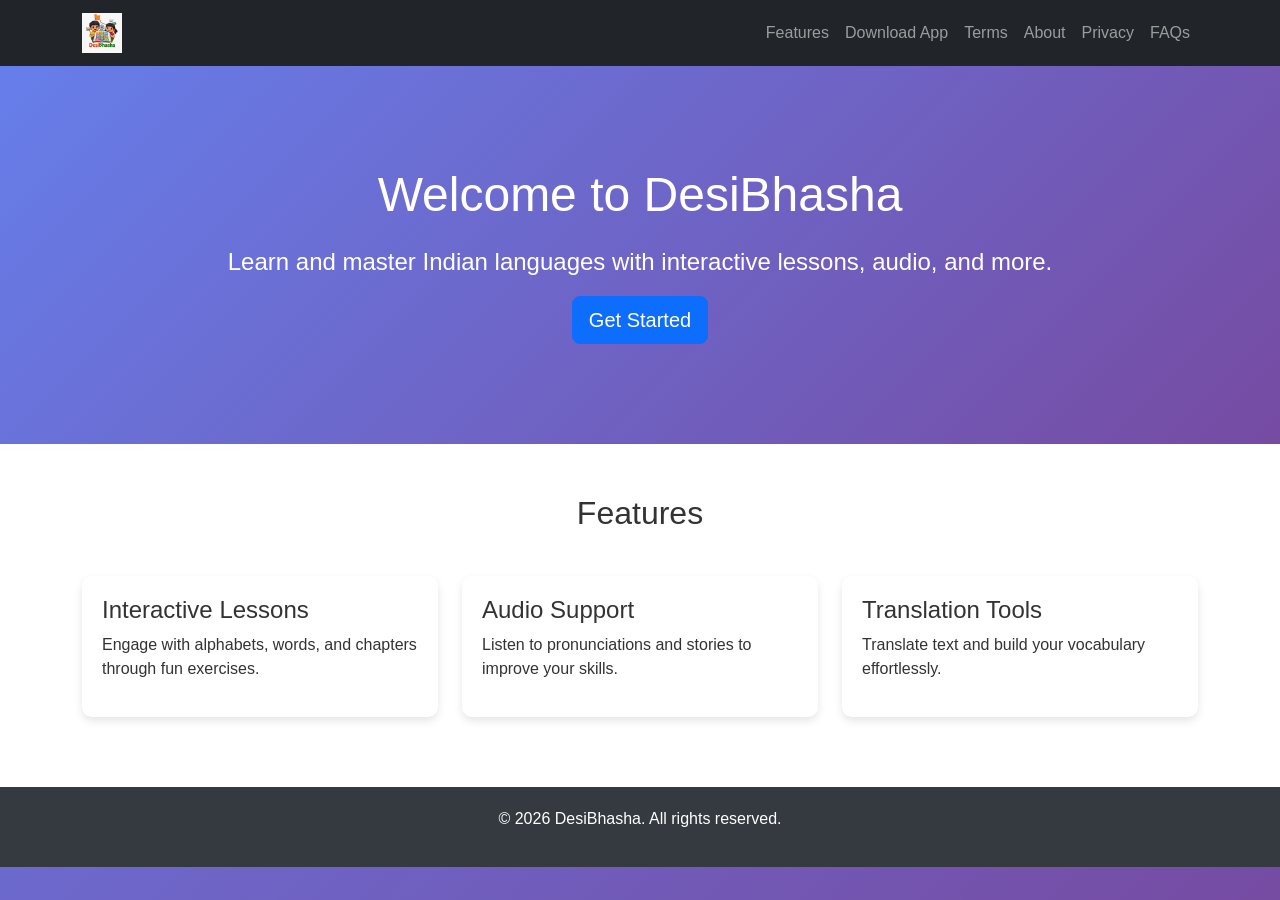
<file: index.html>
<!DOCTYPE html>
<html lang="en">
<head>
    <meta charset="UTF-8">
    <meta name="viewport" content="width=device-width, initial-scale=1.0">
    <title>DesiBhasha - Learn Indian Languages</title>
    <link href="https://cdn.jsdelivr.net/npm/bootstrap@5.3.0/dist/css/bootstrap.min.css" rel="stylesheet">
    <style>
        * {
            margin: 0;
            padding: 0;
            box-sizing: border-box;
        }
        body {
            font-family: 'Arial', sans-serif;
            background: linear-gradient(135deg, #667eea 0%, #764ba2 100%);
            color: #333;
            min-height: 100vh;
            display: flex;
            flex-direction: column;
            padding: 0;
            margin: 0;
        }
        .navbar {
            position: sticky !important;
            top: 0;
            z-index: 1000 !important;
        }
        .hero {
            background: linear-gradient(135deg, #667eea 0%, #764ba2 100%);
            color: white;
            padding: 100px 0;
            text-align: center;
        }
        .hero h1 {
            font-size: 3rem;
            margin-bottom: 20px;
        }
        .hero p {
            font-size: 1.5rem;
        }
        .features {
            padding: 50px 0;
            background: white;
        }
        .feature-card {
            margin: 20px 0;
            padding: 20px;
            border-radius: 10px;
            box-shadow: 0 4px 8px rgba(0,0,0,0.1);
        }
        .downloads {
            padding: 50px 0;
            background: #f8f9fa;
        }
        .download-btn {
            margin: 10px;
            padding: 10px 20px;
            background: #28a745;
            color: white;
            text-decoration: none;
            border-radius: 5px;
        }
        .download-btn:hover {
            background: #218838;
            color: white;
        }
        footer {
            background: #343a40;
            color: white;
            padding: 20px 0;
            text-align: center;
        }
        @media (max-width: 768px) {
            .hero h1 {
                font-size: 2rem;
            }
            .hero p {
                font-size: 1.2rem;
            }
        }
    </style>
</head>
<body>
    <nav class="navbar navbar-expand-lg navbar-dark bg-dark">
        <div class="container">
            <a class="navbar-brand" href="#"><img src="logo.jpeg" alt="DesiBhasha Logo" height="40" class="d-inline-block align-top"></a>
            <button class="navbar-toggler" type="button" data-bs-toggle="collapse" data-bs-target="#navbarNav">
                <span class="navbar-toggler-icon"></span>
            </button>
            <div class="collapse navbar-collapse" id="navbarNav">
                <ul class="navbar-nav ms-auto">
                    <li class="nav-item"><a class="nav-link" href="#features">Features</a></li>
                    <li class="nav-item"><a class="nav-link" href="download_app.html">Download App</a></li>
                    <li class="nav-item"><a class="nav-link" href="terms.html">Terms</a></li>
                    <li class="nav-item"><a class="nav-link" href="about.html">About</a></li>
                    <li class="nav-item"><a class="nav-link" href="privacy.html">Privacy</a></li>
                    <li class="nav-item"><a class="nav-link" href="faq.html">FAQs</a></li>
                </ul>
            </div>
        </div>
    </nav>

    <section class="hero">
        <div class="container">
            <h1>Welcome to DesiBhasha</h1>
            <p>Learn and master Indian languages with interactive lessons, audio, and more.</p>
            <a href="download_app.html" class="btn btn-primary btn-lg">Get Started</a>
        </div>
    </section>

    <section id="features" class="features">
        <div class="container">
            <h2 class="text-center mb-4">Features</h2>
            <div class="row">
                <div class="col-md-4">
                    <div class="feature-card">
                        <h4>Interactive Lessons</h4>
                        <p>Engage with alphabets, words, and chapters through fun exercises.</p>
                    </div>
                </div>
                <div class="col-md-4">
                    <div class="feature-card">
                        <h4>Audio Support</h4>
                        <p>Listen to pronunciations and stories to improve your skills.</p>
                    </div>
                </div>
                <div class="col-md-4">
                    <div class="feature-card">
                        <h4>Translation Tools</h4>
                        <p>Translate text and build your vocabulary effortlessly.</p>
                    </div>
                </div>
            </div>
        </div>
    </section>

    <footer>
        <div class="container">
            <p>&copy; 2026 DesiBhasha. All rights reserved.</p>
        </div>
    </footer>

    <script src="https://cdn.jsdelivr.net/npm/bootstrap@5.3.0/dist/js/bootstrap.bundle.min.js"></script>
</body>
</html>
</file>
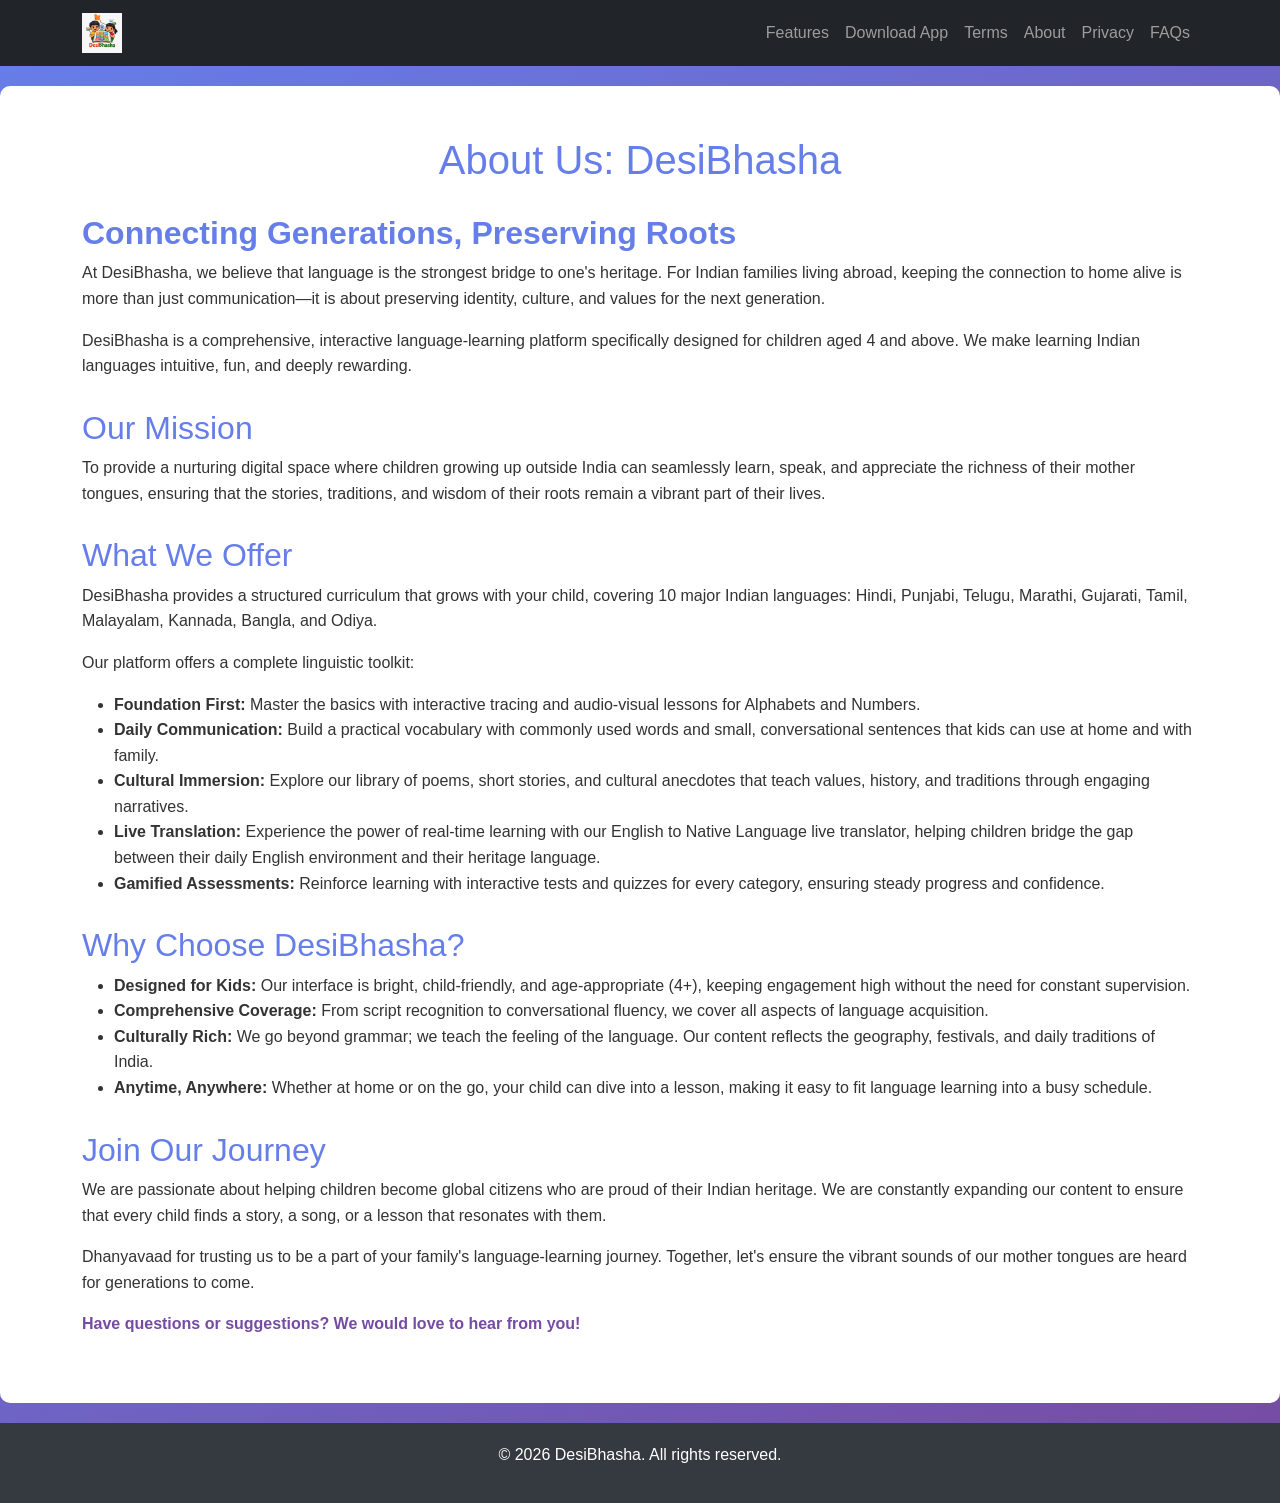
<file: about.html>
<!DOCTYPE html>
<html lang="en">
<head>
    <meta charset="UTF-8">
    <meta name="viewport" content="width=device-width, initial-scale=1.0">
    <title>About Us - DesiBhasha</title>
    <link href="https://cdn.jsdelivr.net/npm/bootstrap@5.3.0/dist/css/bootstrap.min.css" rel="stylesheet">
    <style>
        * {
            margin: 0;
            padding: 0;
            box-sizing: border-box;
        }
        body {
            font-family: 'Arial', sans-serif;
            background: linear-gradient(135deg, #667eea 0%, #764ba2 100%);
            color: #333;
            min-height: 100vh;
            display: flex;
            flex-direction: column;
            padding: 0;
            margin: 0;
        }
        .navbar {
            position: sticky !important;
            top: 0;
            z-index: 1000 !important;
        }
        .content {
            background: white;
            padding: 50px 0;
            margin: 20px 0;
            border-radius: 10px;
        }
        .content h1 {
            text-align: center;
            margin-bottom: 30px;
            color: #667eea;
        }
        .content h2 {
            color: #667eea;
            margin-top: 30px;
        }
        .content p, .content ul {
            line-height: 1.6;
        }
        .highlight {
            font-weight: bold;
            color: #764ba2;
        }
        footer {
            background: #343a40;
            color: white;
            padding: 20px 0;
            text-align: center;
        }
    </style>
</head>
<body>
    <nav class="navbar navbar-expand-lg navbar-dark bg-dark">
        <div class="container">
            <a class="navbar-brand" href="index.html"><img src="logo.jpeg" alt="DesiBhasha Logo" height="40" class="d-inline-block align-top"></a>
            <button class="navbar-toggler" type="button" data-bs-toggle="collapse" data-bs-target="#navbarNav">
                <span class="navbar-toggler-icon"></span>
            </button>
            <div class="collapse navbar-collapse" id="navbarNav">
                <ul class="navbar-nav ms-auto">
                    <li class="nav-item"><a class="nav-link" href="index.html#features">Features</a></li>
                    <li class="nav-item"><a class="nav-link" href="download_app.html">Download App</a></li>
                    <li class="nav-item"><a class="nav-link" href="terms.html">Terms</a></li>
                    <li class="nav-item"><a class="nav-link" href="about.html">About</a></li>
                    <li class="nav-item"><a class="nav-link" href="privacy.html">Privacy</a></li>
                    <li class="nav-item"><a class="nav-link" href="faq.html">FAQs</a></li>
                </ul>
            </div>
        </div>
    </nav>

    <section class="content">
        <div class="container">
            <h1>About Us: DesiBhasha</h1>
            <h2 class="highlight">Connecting Generations, Preserving Roots</h2>
            <p>At DesiBhasha, we believe that language is the strongest bridge to one's heritage. For Indian families living abroad, keeping the connection to home alive is more than just communication—it is about preserving identity, culture, and values for the next generation.</p>
            <p>DesiBhasha is a comprehensive, interactive language-learning platform specifically designed for children aged 4 and above. We make learning Indian languages intuitive, fun, and deeply rewarding.</p>

            <h2>Our Mission</h2>
            <p>To provide a nurturing digital space where children growing up outside India can seamlessly learn, speak, and appreciate the richness of their mother tongues, ensuring that the stories, traditions, and wisdom of their roots remain a vibrant part of their lives.</p>

            <h2>What We Offer</h2>
            <p>DesiBhasha provides a structured curriculum that grows with your child, covering 10 major Indian languages: Hindi, Punjabi, Telugu, Marathi, Gujarati, Tamil, Malayalam, Kannada, Bangla, and Odiya.</p>
            <p>Our platform offers a complete linguistic toolkit:</p>
            <ul>
                <li><strong>Foundation First:</strong> Master the basics with interactive tracing and audio-visual lessons for Alphabets and Numbers.</li>
                <li><strong>Daily Communication:</strong> Build a practical vocabulary with commonly used words and small, conversational sentences that kids can use at home and with family.</li>
                <li><strong>Cultural Immersion:</strong> Explore our library of poems, short stories, and cultural anecdotes that teach values, history, and traditions through engaging narratives.</li>
                <li><strong>Live Translation:</strong> Experience the power of real-time learning with our English to Native Language live translator, helping children bridge the gap between their daily English environment and their heritage language.</li>
                <li><strong>Gamified Assessments:</strong> Reinforce learning with interactive tests and quizzes for every category, ensuring steady progress and confidence.</li>
            </ul>

            <h2>Why Choose DesiBhasha?</h2>
            <ul>
                <li><strong>Designed for Kids:</strong> Our interface is bright, child-friendly, and age-appropriate (4+), keeping engagement high without the need for constant supervision.</li>
                <li><strong>Comprehensive Coverage:</strong> From script recognition to conversational fluency, we cover all aspects of language acquisition.</li>
                <li><strong>Culturally Rich:</strong> We go beyond grammar; we teach the feeling of the language. Our content reflects the geography, festivals, and daily traditions of India.</li>
                <li><strong>Anytime, Anywhere:</strong> Whether at home or on the go, your child can dive into a lesson, making it easy to fit language learning into a busy schedule.</li>
            </ul>

            <h2>Join Our Journey</h2>
            <p>We are passionate about helping children become global citizens who are proud of their Indian heritage. We are constantly expanding our content to ensure that every child finds a story, a song, or a lesson that resonates with them.</p>
            <p>Dhanyavaad for trusting us to be a part of your family's language-learning journey. Together, let's ensure the vibrant sounds of our mother tongues are heard for generations to come.</p>
            <p class="highlight">Have questions or suggestions? We would love to hear from you!</p>
        </div>
    </section>

    <footer>
        <div class="container">
            <p>&copy; 2026 DesiBhasha. All rights reserved.</p>
        </div>
    </footer>

    <script src="https://cdn.jsdelivr.net/npm/bootstrap@5.3.0/dist/js/bootstrap.bundle.min.js"></script>
</body>
</html>
</file>
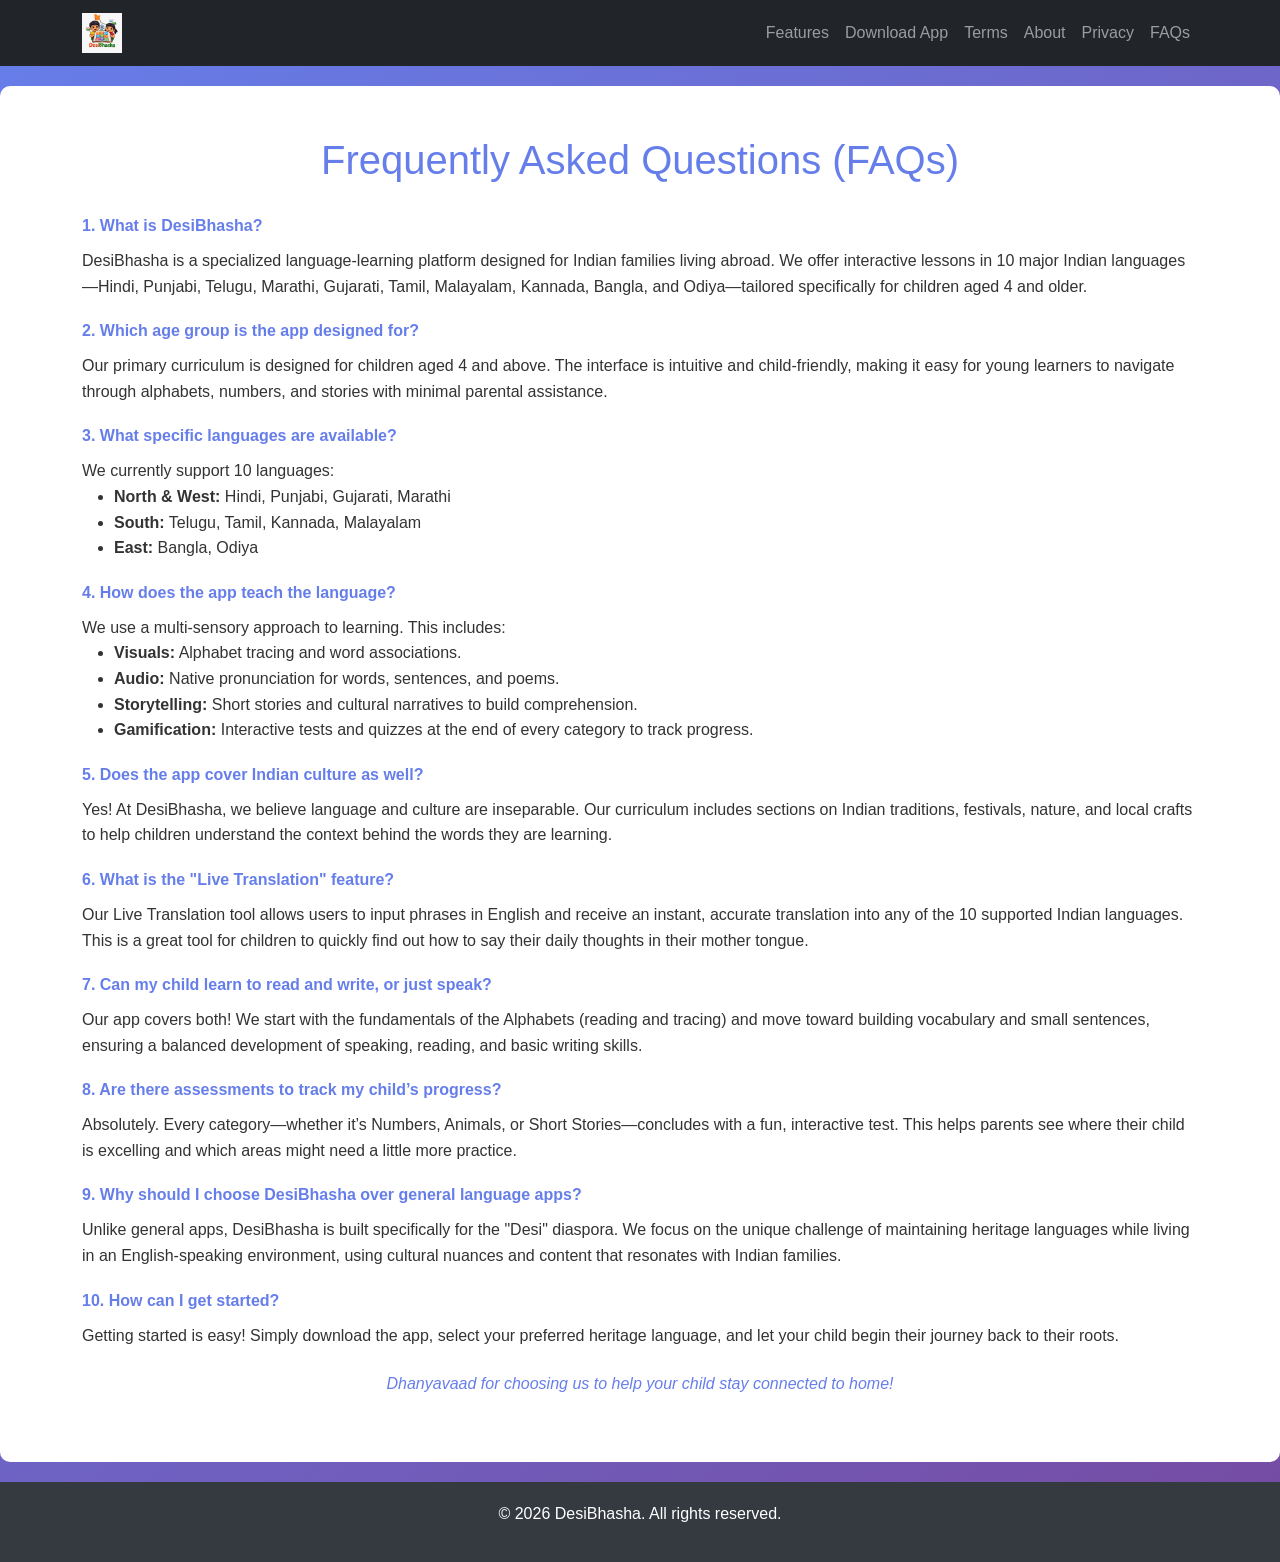
<file: faq.html>
<!DOCTYPE html>
<html lang="en">
<head>
    <meta charset="UTF-8">
    <meta name="viewport" content="width=device-width, initial-scale=1.0">
    <title>FAQs - DesiBhasha</title>
    <link href="https://cdn.jsdelivr.net/npm/bootstrap@5.3.0/dist/css/bootstrap.min.css" rel="stylesheet">
    <style>
        * {
            margin: 0;
            padding: 0;
            box-sizing: border-box;
        }
        body {
            font-family: 'Arial', sans-serif;
            background: linear-gradient(135deg, #667eea 0%, #764ba2 100%);
            color: #333;
            min-height: 100vh;
            display: flex;
            flex-direction: column;
            padding: 0;
            margin: 0;
        }
        .navbar {
            position: sticky !important;
            top: 0;
            z-index: 1000 !important;
        }
        .content {
            background: white;
            padding: 50px 0;
            margin: 20px 0;
            border-radius: 10px;
        }
        .content h1 {
            text-align: center;
            margin-bottom: 30px;
            color: #667eea;
        }
        .faq-item {
            margin-bottom: 20px;
        }
        .faq-question {
            font-weight: bold;
            color: #667eea;
            margin-bottom: 10px;
        }
        .faq-answer {
            line-height: 1.6;
        }
        footer {
            background: #343a40;
            color: white;
            padding: 20px 0;
            text-align: center;
        }
    </style>
</head>
<body>
    <nav class="navbar navbar-expand-lg navbar-dark bg-dark">
        <div class="container">
            <a class="navbar-brand" href="index.html"><img src="logo.jpeg" alt="DesiBhasha Logo" height="40" class="d-inline-block align-top"></a>
            <button class="navbar-toggler" type="button" data-bs-toggle="collapse" data-bs-target="#navbarNav">
                <span class="navbar-toggler-icon"></span>
            </button>
            <div class="collapse navbar-collapse" id="navbarNav">
                <ul class="navbar-nav ms-auto">
                    <li class="nav-item"><a class="nav-link" href="index.html#features">Features</a></li>
                    <li class="nav-item"><a class="nav-link" href="download_app.html">Download App</a></li>
                    <li class="nav-item"><a class="nav-link" href="terms.html">Terms</a></li>
                    <li class="nav-item"><a class="nav-link" href="about.html">About</a></li>
                    <li class="nav-item"><a class="nav-link" href="privacy.html">Privacy</a></li>
                    <li class="nav-item"><a class="nav-link" href="faq.html">FAQs</a></li>
                </ul>
            </div>
        </div>
    </nav>

    <section class="content">
        <div class="container">
            <h1>Frequently Asked Questions (FAQs)</h1>

            <div class="faq-item">
                <div class="faq-question">1. What is DesiBhasha?</div>
                <div class="faq-answer">DesiBhasha is a specialized language-learning platform designed for Indian families living abroad. We offer interactive lessons in 10 major Indian languages—Hindi, Punjabi, Telugu, Marathi, Gujarati, Tamil, Malayalam, Kannada, Bangla, and Odiya—tailored specifically for children aged 4 and older.</div>
            </div>

            <div class="faq-item">
                <div class="faq-question">2. Which age group is the app designed for?</div>
                <div class="faq-answer">Our primary curriculum is designed for children aged 4 and above. The interface is intuitive and child-friendly, making it easy for young learners to navigate through alphabets, numbers, and stories with minimal parental assistance.</div>
            </div>

            <div class="faq-item">
                <div class="faq-question">3. What specific languages are available?</div>
                <div class="faq-answer">We currently support 10 languages:</div>
                <ul class="faq-answer">
                    <li><strong>North & West:</strong> Hindi, Punjabi, Gujarati, Marathi</li>
                    <li><strong>South:</strong> Telugu, Tamil, Kannada, Malayalam</li>
                    <li><strong>East:</strong> Bangla, Odiya</li>
                </ul>
            </div>

            <div class="faq-item">
                <div class="faq-question">4. How does the app teach the language?</div>
                <div class="faq-answer">We use a multi-sensory approach to learning. This includes:</div>
                <ul class="faq-answer">
                    <li><strong>Visuals:</strong> Alphabet tracing and word associations.</li>
                    <li><strong>Audio:</strong> Native pronunciation for words, sentences, and poems.</li>
                    <li><strong>Storytelling:</strong> Short stories and cultural narratives to build comprehension.</li>
                    <li><strong>Gamification:</strong> Interactive tests and quizzes at the end of every category to track progress.</li>
                </ul>
            </div>

            <div class="faq-item">
                <div class="faq-question">5. Does the app cover Indian culture as well?</div>
                <div class="faq-answer">Yes! At DesiBhasha, we believe language and culture are inseparable. Our curriculum includes sections on Indian traditions, festivals, nature, and local crafts to help children understand the context behind the words they are learning.</div>
            </div>

            <div class="faq-item">
                <div class="faq-question">6. What is the "Live Translation" feature?</div>
                <div class="faq-answer">Our Live Translation tool allows users to input phrases in English and receive an instant, accurate translation into any of the 10 supported Indian languages. This is a great tool for children to quickly find out how to say their daily thoughts in their mother tongue.</div>
            </div>

            <div class="faq-item">
                <div class="faq-question">7. Can my child learn to read and write, or just speak?</div>
                <div class="faq-answer">Our app covers both! We start with the fundamentals of the Alphabets (reading and tracing) and move toward building vocabulary and small sentences, ensuring a balanced development of speaking, reading, and basic writing skills.</div>
            </div>

            <div class="faq-item">
                <div class="faq-question">8. Are there assessments to track my child’s progress?</div>
                <div class="faq-answer">Absolutely. Every category—whether it’s Numbers, Animals, or Short Stories—concludes with a fun, interactive test. This helps parents see where their child is excelling and which areas might need a little more practice.</div>
            </div>

            <div class="faq-item">
                <div class="faq-question">9. Why should I choose DesiBhasha over general language apps?</div>
                <div class="faq-answer">Unlike general apps, DesiBhasha is built specifically for the "Desi" diaspora. We focus on the unique challenge of maintaining heritage languages while living in an English-speaking environment, using cultural nuances and content that resonates with Indian families.</div>
            </div>

            <div class="faq-item">
                <div class="faq-question">10. How can I get started?</div>
                <div class="faq-answer">Getting started is easy! Simply download the app, select your preferred heritage language, and let your child begin their journey back to their roots.</div>
            </div>

            <p class="text-center mt-4" style="font-style: italic; color: #667eea;">Dhanyavaad for choosing us to help your child stay connected to home!</p>
        </div>
    </section>

    <footer>
        <div class="container">
            <p>&copy; 2026 DesiBhasha. All rights reserved.</p>
        </div>
    </footer>

    <script src="https://cdn.jsdelivr.net/npm/bootstrap@5.3.0/dist/js/bootstrap.bundle.min.js"></script>
</body>
</html>
</file>
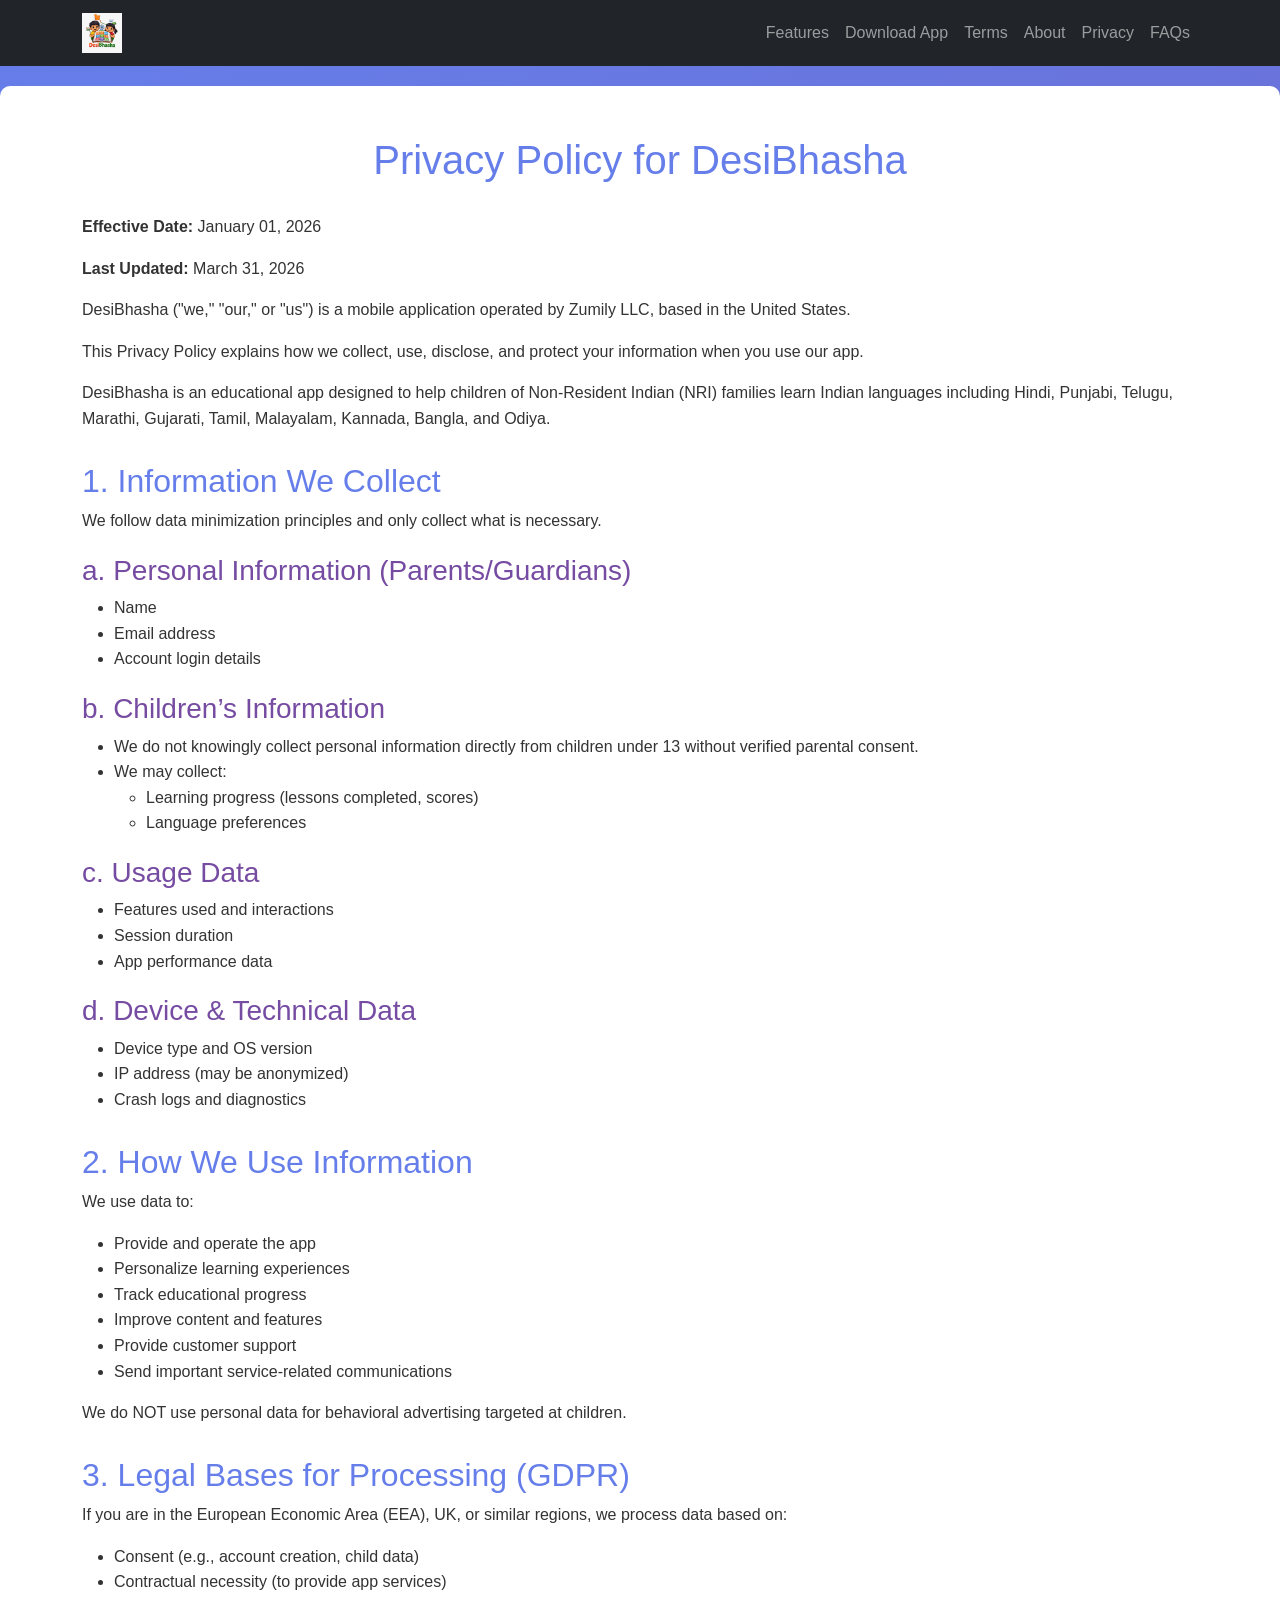
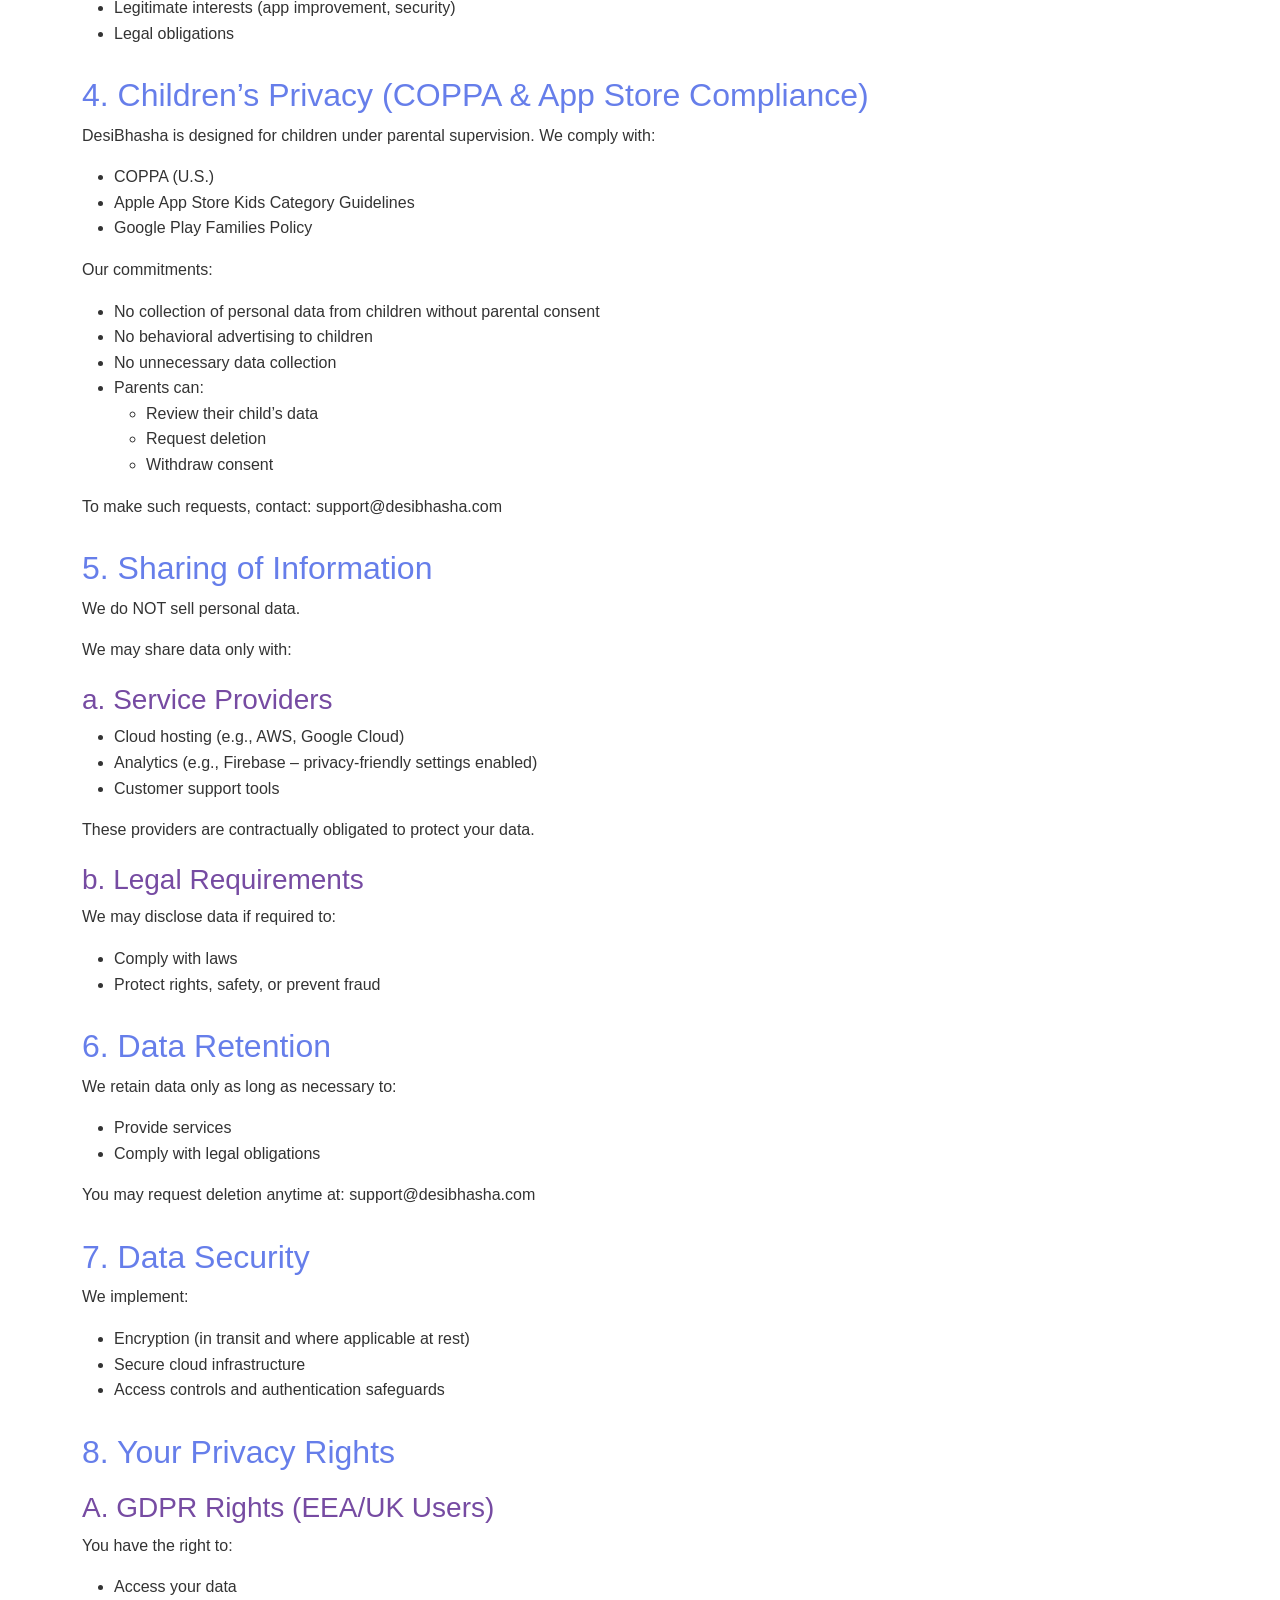
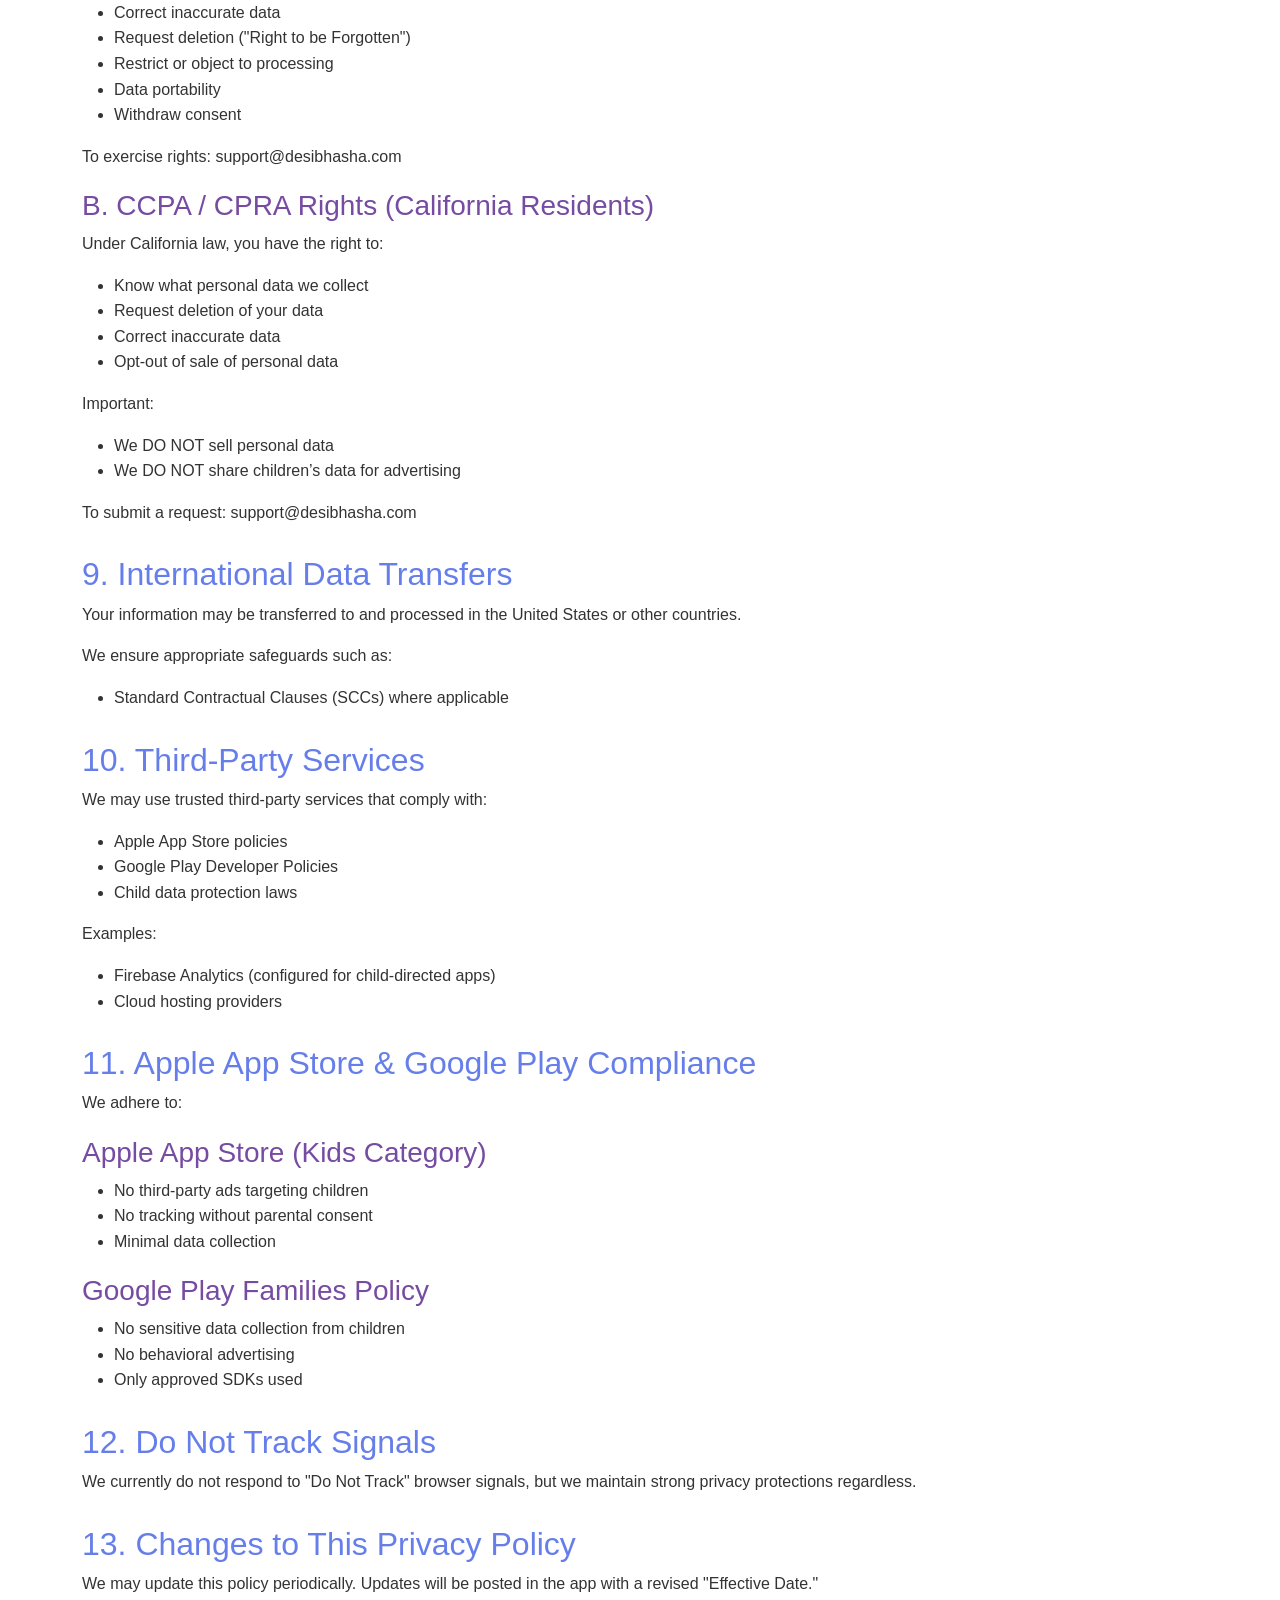
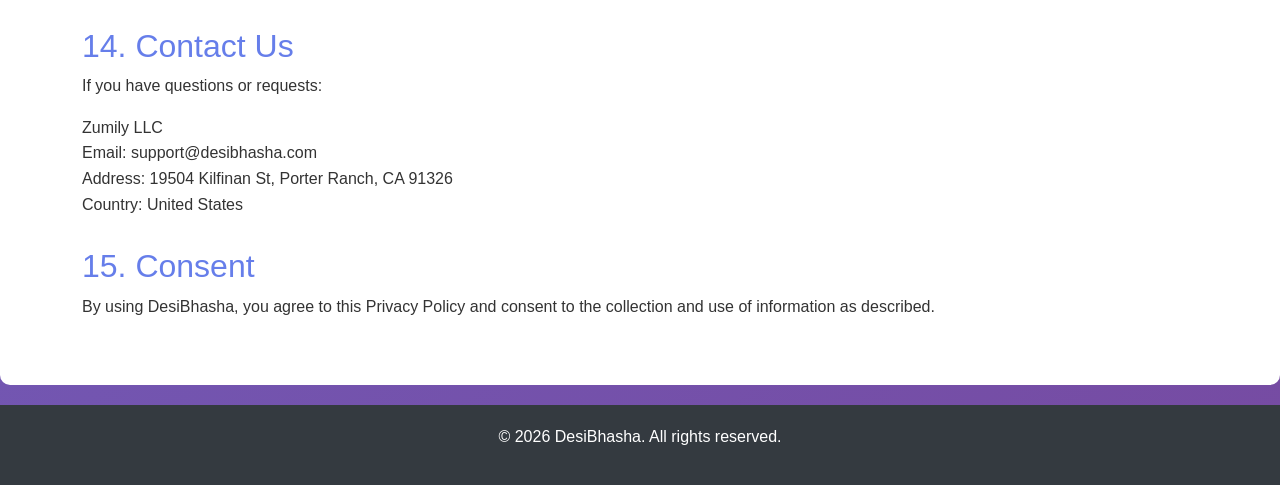
<file: privacy.html>
<!DOCTYPE html>
<html lang="en">
<head>
    <meta charset="UTF-8">
    <meta name="viewport" content="width=device-width, initial-scale=1.0">
    <title>Privacy Policy - DesiBhasha</title>
    <link href="https://cdn.jsdelivr.net/npm/bootstrap@5.3.0/dist/css/bootstrap.min.css" rel="stylesheet">
    <style>
        * {
            margin: 0;
            padding: 0;
            box-sizing: border-box;
        }
        body {
            font-family: 'Arial', sans-serif;
            background: linear-gradient(135deg, #667eea 0%, #764ba2 100%);
            color: #333;
            min-height: 100vh;
            display: flex;
            flex-direction: column;
            padding: 0;
            margin: 0;
        }
        .navbar {
            position: sticky !important;
            top: 0;
            z-index: 1000 !important;
        }
        .content {
            background: white;
            padding: 50px 0;
            margin: 20px 0;
            border-radius: 10px;
        }
        .content h1 {
            text-align: center;
            margin-bottom: 30px;
            color: #667eea;
        }
        .content h2 {
            color: #667eea;
            margin-top: 30px;
        }
        .content h3 {
            color: #764ba2;
            margin-top: 20px;
        }
        .content p, .content ul {
            line-height: 1.6;
        }
        footer {
            background: #343a40;
            color: white;
            padding: 20px 0;
            text-align: center;
        }
    </style>
</head>
<body>
    <nav class="navbar navbar-expand-lg navbar-dark bg-dark">
        <div class="container">
            <a class="navbar-brand" href="index.html"><img src="logo.jpeg" alt="DesiBhasha Logo" height="40" class="d-inline-block align-top"></a>
            <button class="navbar-toggler" type="button" data-bs-toggle="collapse" data-bs-target="#navbarNav">
                <span class="navbar-toggler-icon"></span>
            </button>
            <div class="collapse navbar-collapse" id="navbarNav">
                <ul class="navbar-nav ms-auto">
                    <li class="nav-item"><a class="nav-link" href="index.html#features">Features</a></li>
                    <li class="nav-item"><a class="nav-link" href="download_app.html">Download App</a></li>
                    <li class="nav-item"><a class="nav-link" href="terms.html">Terms</a></li>
                    <li class="nav-item"><a class="nav-link" href="about.html">About</a></li>
                    <li class="nav-item"><a class="nav-link" href="privacy.html">Privacy</a></li>
                    <li class="nav-item"><a class="nav-link" href="faq.html">FAQs</a></li>
                </ul>
            </div>
        </div>
    </nav>

    <section class="content">
        <div class="container">
            <h1>Privacy Policy for DesiBhasha</h1>
            <p><strong>Effective Date:</strong> January 01, 2026</p>
            <p><strong>Last Updated:</strong> March 31, 2026</p>
            <p>DesiBhasha ("we," "our," or "us") is a mobile application operated by Zumily LLC, based in the United States.</p>
            <p>This Privacy Policy explains how we collect, use, disclose, and protect your information when you use our app.</p>
            <p>DesiBhasha is an educational app designed to help children of Non-Resident Indian (NRI) families learn Indian languages including Hindi, Punjabi, Telugu, Marathi, Gujarati, Tamil, Malayalam, Kannada, Bangla, and Odiya.</p>

            <h2>1. Information We Collect</h2>
            <p>We follow data minimization principles and only collect what is necessary.</p>
            <h3>a. Personal Information (Parents/Guardians)</h3>
            <ul>
                <li>Name</li>
                <li>Email address</li>
                <li>Account login details</li>
            </ul>
            <h3>b. Children’s Information</h3>
            <ul>
                <li>We do not knowingly collect personal information directly from children under 13 without verified parental consent.</li>
                <li>We may collect:
                    <ul>
                        <li>Learning progress (lessons completed, scores)</li>
                        <li>Language preferences</li>
                    </ul>
                </li>
            </ul>
            <h3>c. Usage Data</h3>
            <ul>
                <li>Features used and interactions</li>
                <li>Session duration</li>
                <li>App performance data</li>
            </ul>
            <h3>d. Device & Technical Data</h3>
            <ul>
                <li>Device type and OS version</li>
                <li>IP address (may be anonymized)</li>
                <li>Crash logs and diagnostics</li>
            </ul>

            <h2>2. How We Use Information</h2>
            <p>We use data to:</p>
            <ul>
                <li>Provide and operate the app</li>
                <li>Personalize learning experiences</li>
                <li>Track educational progress</li>
                <li>Improve content and features</li>
                <li>Provide customer support</li>
                <li>Send important service-related communications</li>
            </ul>
            <p>We do NOT use personal data for behavioral advertising targeted at children.</p>

            <h2>3. Legal Bases for Processing (GDPR)</h2>
            <p>If you are in the European Economic Area (EEA), UK, or similar regions, we process data based on:</p>
            <ul>
                <li>Consent (e.g., account creation, child data)</li>
                <li>Contractual necessity (to provide app services)</li>
                <li>Legitimate interests (app improvement, security)</li>
                <li>Legal obligations</li>
            </ul>

            <h2>4. Children’s Privacy (COPPA & App Store Compliance)</h2>
            <p>DesiBhasha is designed for children under parental supervision. We comply with:</p>
            <ul>
                <li>COPPA (U.S.)</li>
                <li>Apple App Store Kids Category Guidelines</li>
                <li>Google Play Families Policy</li>
            </ul>
            <p>Our commitments:</p>
            <ul>
                <li>No collection of personal data from children without parental consent</li>
                <li>No behavioral advertising to children</li>
                <li>No unnecessary data collection</li>
                <li>Parents can:
                    <ul>
                        <li>Review their child’s data</li>
                        <li>Request deletion</li>
                        <li>Withdraw consent</li>
                    </ul>
                </li>
            </ul>
            <p>To make such requests, contact: support@desibhasha.com</p>

            <h2>5. Sharing of Information</h2>
            <p>We do NOT sell personal data.</p>
            <p>We may share data only with:</p>
            <h3>a. Service Providers</h3>
            <ul>
                <li>Cloud hosting (e.g., AWS, Google Cloud)</li>
                <li>Analytics (e.g., Firebase – privacy-friendly settings enabled)</li>
                <li>Customer support tools</li>
            </ul>
            <p>These providers are contractually obligated to protect your data.</p>
            <h3>b. Legal Requirements</h3>
            <p>We may disclose data if required to:</p>
            <ul>
                <li>Comply with laws</li>
                <li>Protect rights, safety, or prevent fraud</li>
            </ul>

            <h2>6. Data Retention</h2>
            <p>We retain data only as long as necessary to:</p>
            <ul>
                <li>Provide services</li>
                <li>Comply with legal obligations</li>
            </ul>
            <p>You may request deletion anytime at: support@desibhasha.com</p>

            <h2>7. Data Security</h2>
            <p>We implement:</p>
            <ul>
                <li>Encryption (in transit and where applicable at rest)</li>
                <li>Secure cloud infrastructure</li>
                <li>Access controls and authentication safeguards</li>
            </ul>

            <h2>8. Your Privacy Rights</h2>
            <h3>A. GDPR Rights (EEA/UK Users)</h3>
            <p>You have the right to:</p>
            <ul>
                <li>Access your data</li>
                <li>Correct inaccurate data</li>
                <li>Request deletion ("Right to be Forgotten")</li>
                <li>Restrict or object to processing</li>
                <li>Data portability</li>
                <li>Withdraw consent</li>
            </ul>
            <p>To exercise rights: support@desibhasha.com</p>
            <h3>B. CCPA / CPRA Rights (California Residents)</h3>
            <p>Under California law, you have the right to:</p>
            <ul>
                <li>Know what personal data we collect</li>
                <li>Request deletion of your data</li>
                <li>Correct inaccurate data</li>
                <li>Opt-out of sale of personal data</li>
            </ul>
            <p>Important:</p>
            <ul>
                <li>We DO NOT sell personal data</li>
                <li>We DO NOT share children’s data for advertising</li>
            </ul>
            <p>To submit a request: support@desibhasha.com</p>

            <h2>9. International Data Transfers</h2>
            <p>Your information may be transferred to and processed in the United States or other countries.</p>
            <p>We ensure appropriate safeguards such as:</p>
            <ul>
                <li>Standard Contractual Clauses (SCCs) where applicable</li>
            </ul>

            <h2>10. Third-Party Services</h2>
            <p>We may use trusted third-party services that comply with:</p>
            <ul>
                <li>Apple App Store policies</li>
                <li>Google Play Developer Policies</li>
                <li>Child data protection laws</li>
            </ul>
            <p>Examples:</p>
            <ul>
                <li>Firebase Analytics (configured for child-directed apps)</li>
                <li>Cloud hosting providers</li>
            </ul>

            <h2>11. Apple App Store & Google Play Compliance</h2>
            <p>We adhere to:</p>
            <h3>Apple App Store (Kids Category)</h3>
            <ul>
                <li>No third-party ads targeting children</li>
                <li>No tracking without parental consent</li>
                <li>Minimal data collection</li>
            </ul>
            <h3>Google Play Families Policy</h3>
            <ul>
                <li>No sensitive data collection from children</li>
                <li>No behavioral advertising</li>
                <li>Only approved SDKs used</li>
            </ul>

            <h2>12. Do Not Track Signals</h2>
            <p>We currently do not respond to "Do Not Track" browser signals, but we maintain strong privacy protections regardless.</p>

            <h2>13. Changes to This Privacy Policy</h2>
            <p>We may update this policy periodically. Updates will be posted in the app with a revised "Effective Date."</p>

            <h2>14. Contact Us</h2>
            <p>If you have questions or requests:</p>
            <p>Zumily LLC<br>
            Email: support@desibhasha.com<br>
            Address: 19504 Kilfinan St, Porter Ranch, CA 91326<br>
            Country: United States</p>

            <h2>15. Consent</h2>
            <p>By using DesiBhasha, you agree to this Privacy Policy and consent to the collection and use of information as described.</p>
        </div>
    </section>

    <footer>
        <div class="container">
            <p>&copy; 2026 DesiBhasha. All rights reserved.</p>
        </div>
    </footer>

    <script src="https://cdn.jsdelivr.net/npm/bootstrap@5.3.0/dist/js/bootstrap.bundle.min.js"></script>
</body>
</html>
</file>
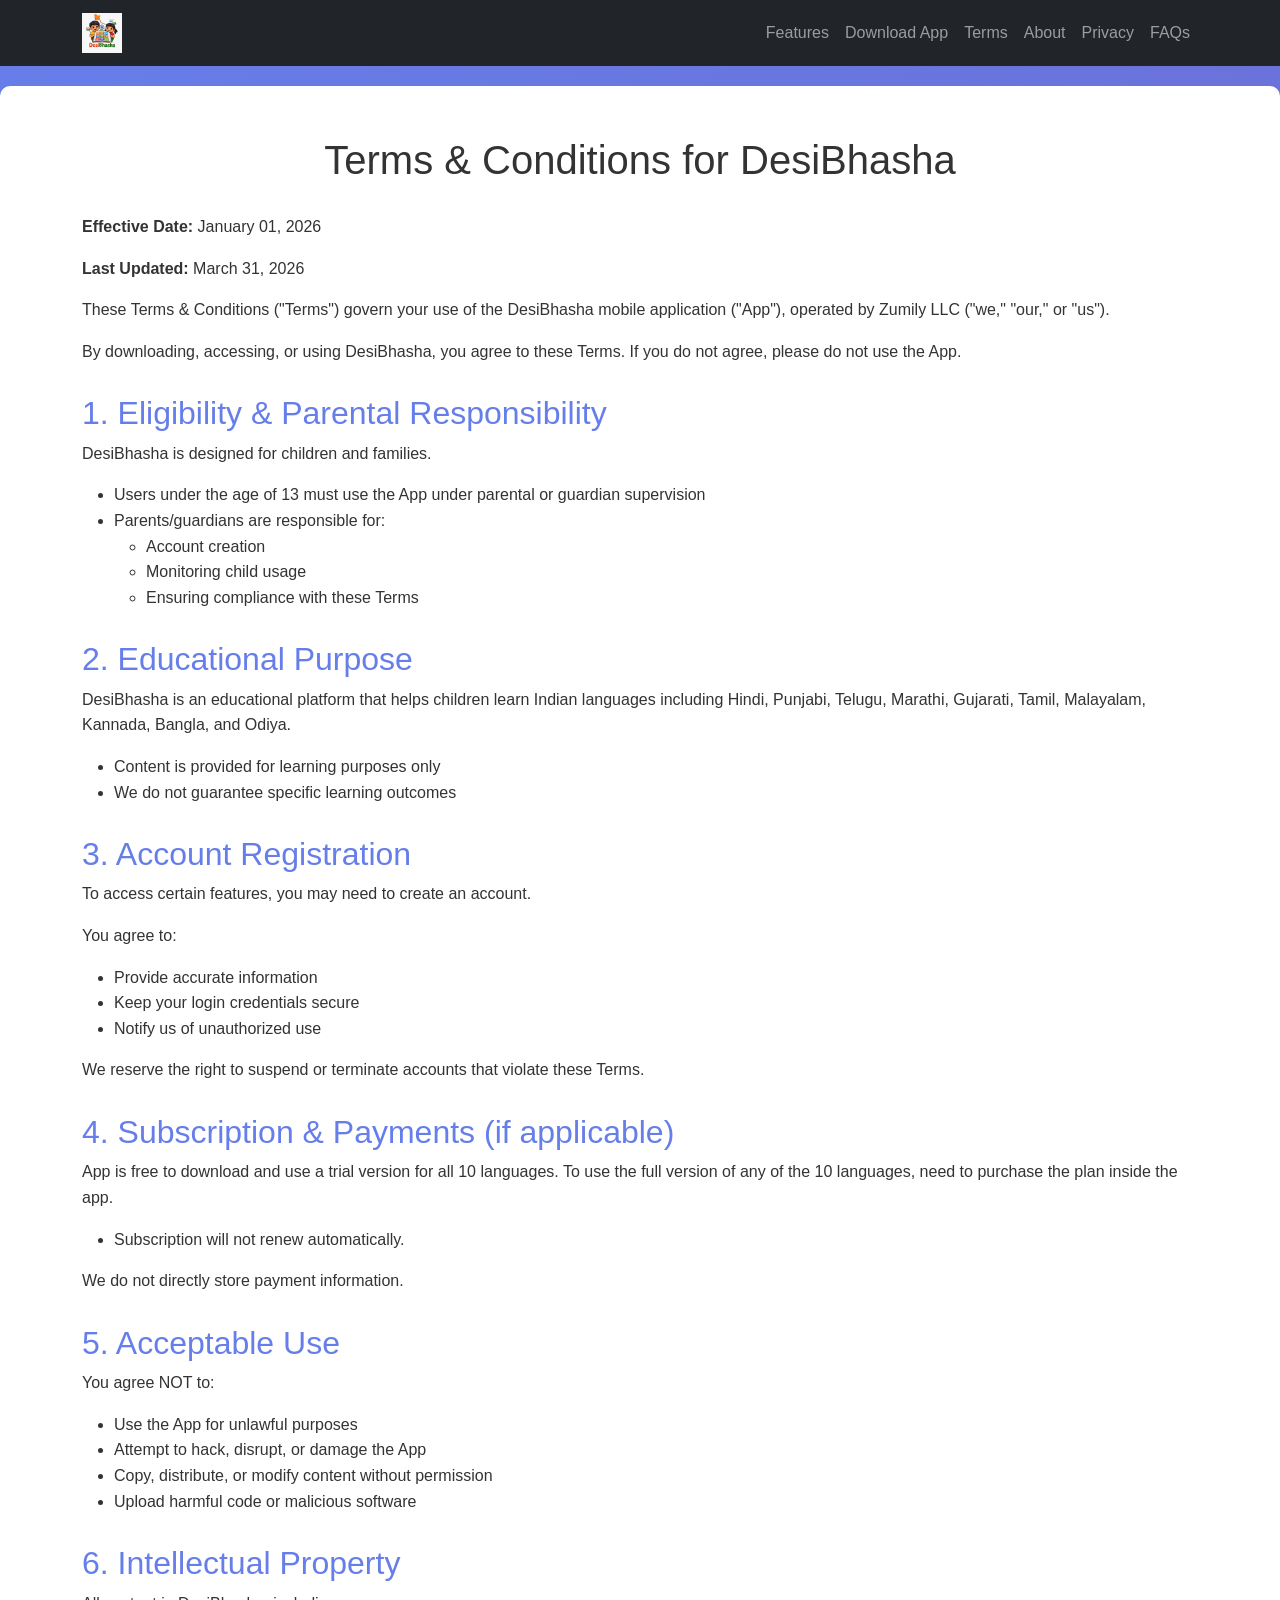
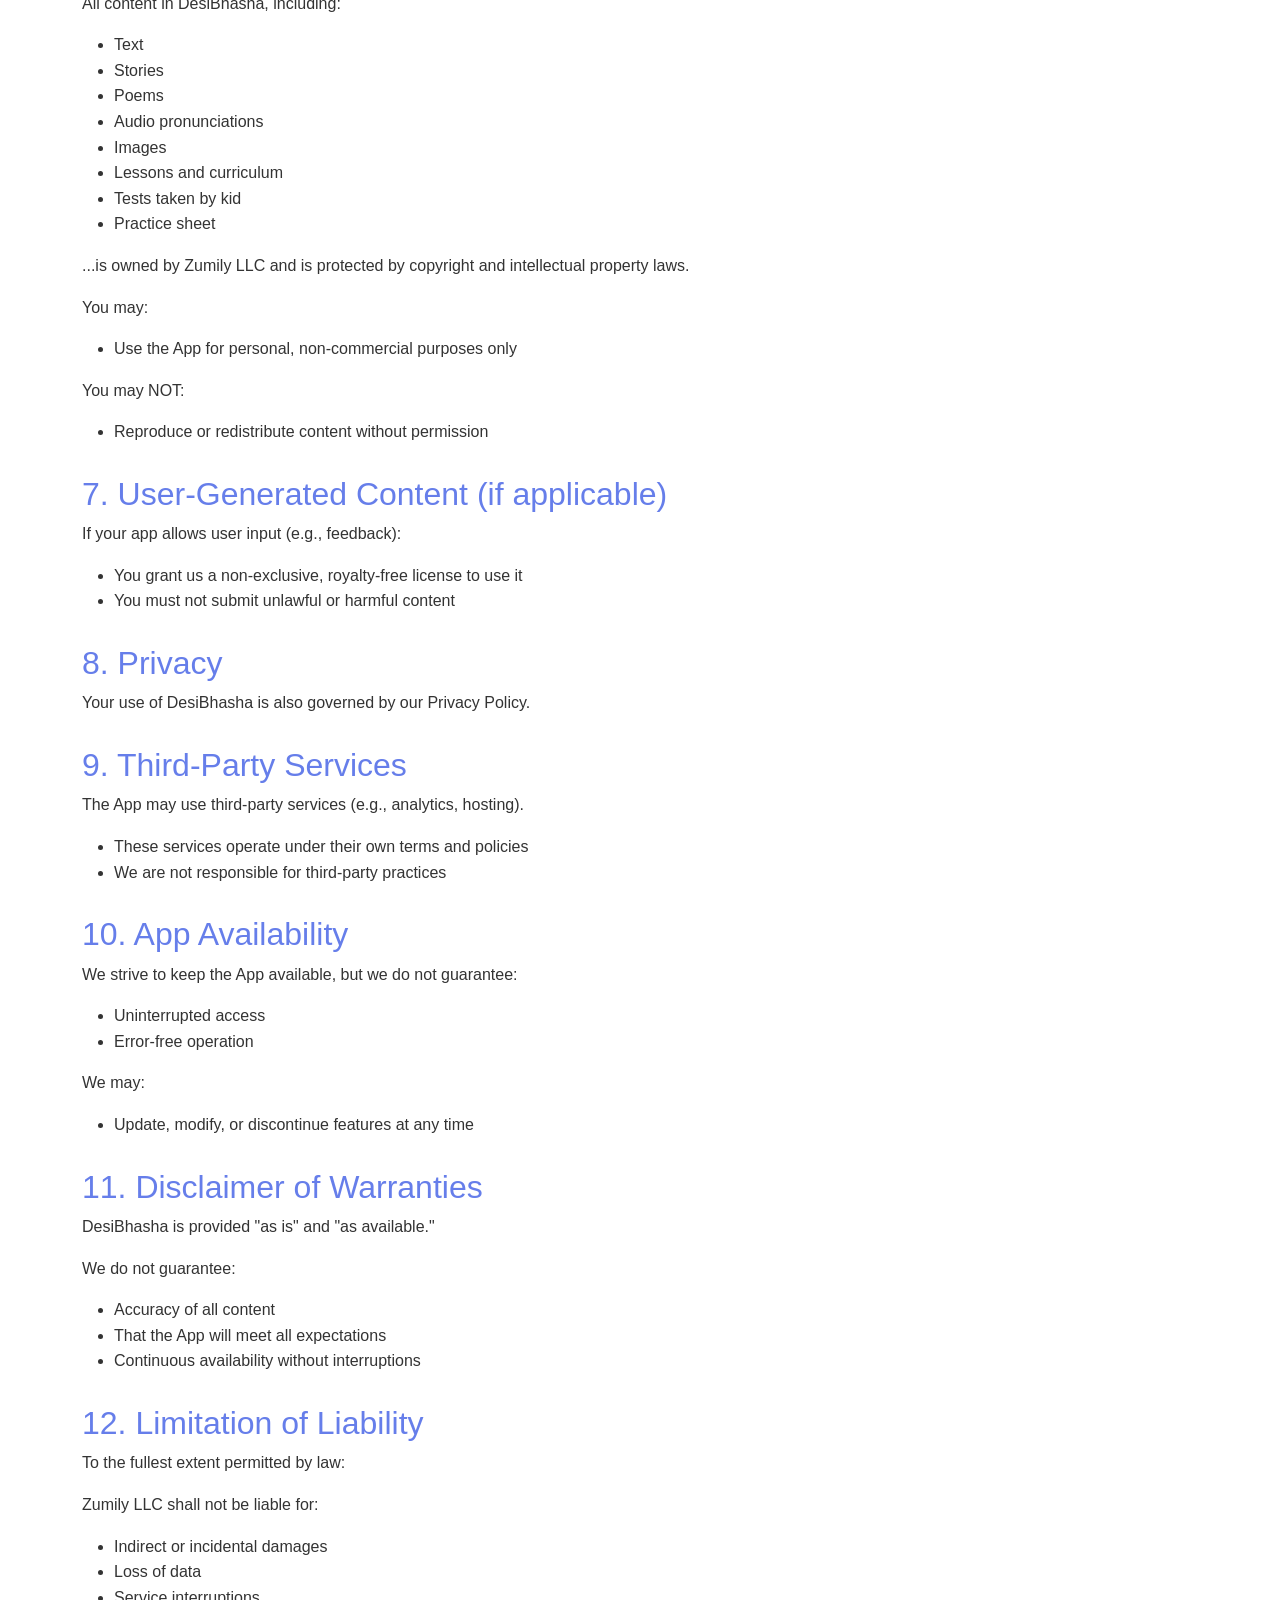
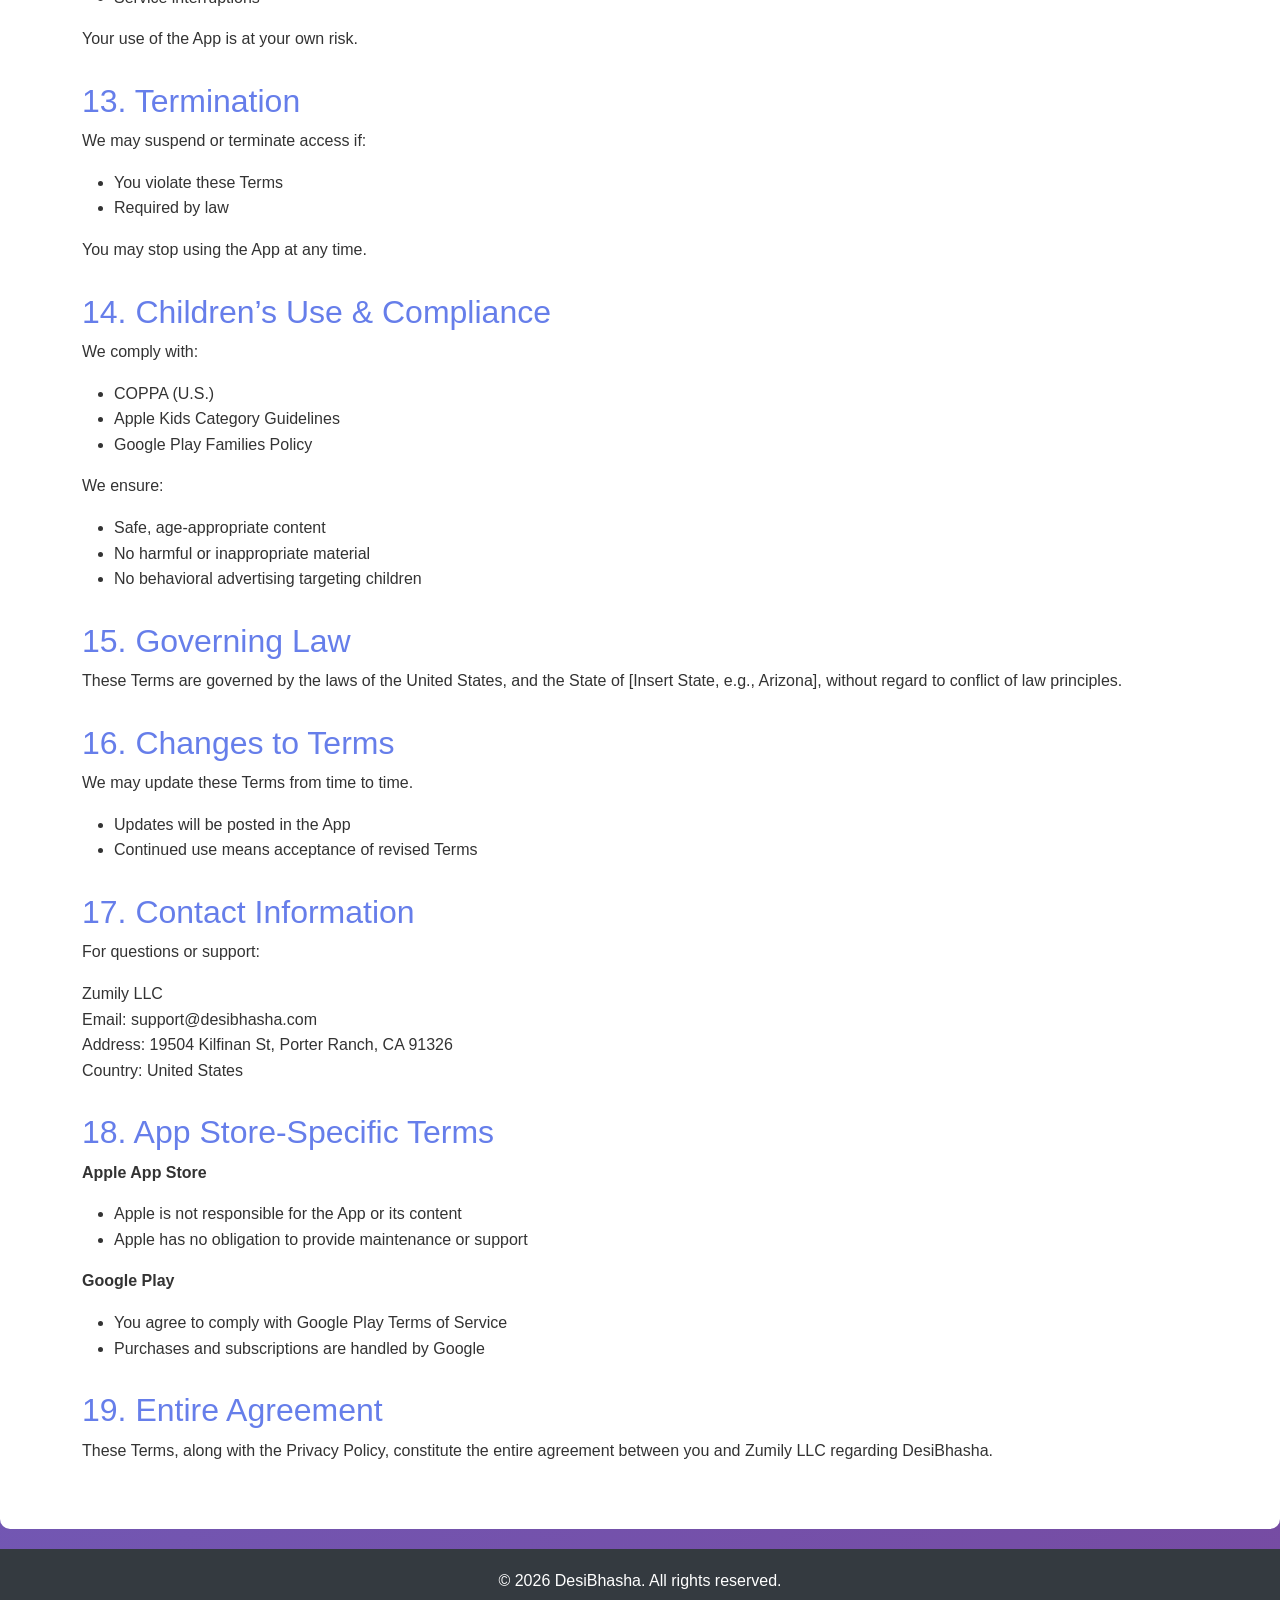
<file: terms.html>
<!DOCTYPE html>
<html lang="en">
<head>
    <meta charset="UTF-8">
    <meta name="viewport" content="width=device-width, initial-scale=1.0">
    <title>Terms and Conditions - DesiBhasha</title>
    <link href="https://cdn.jsdelivr.net/npm/bootstrap@5.3.0/dist/css/bootstrap.min.css" rel="stylesheet">
    <style>
        * {
            margin: 0;
            padding: 0;
            box-sizing: border-box;
        }
        body {
            font-family: 'Arial', sans-serif;
            background: linear-gradient(135deg, #667eea 0%, #764ba2 100%);
            color: #333;
            min-height: 100vh;
            display: flex;
            flex-direction: column;
            padding: 0;
            margin: 0;
        }
        .navbar {
            position: sticky !important;
            top: 0;
            z-index: 1000 !important;
        }
        .content {
            background: white;
            padding: 50px 0;
            margin: 20px 0;
            border-radius: 10px;
        }
        .content h1 {
            text-align: center;
            margin-bottom: 30px;
        }
        .content h2 {
            color: #667eea;
            margin-top: 30px;
        }
        .content p, .content ul {
            line-height: 1.6;
        }
        footer {
            background: #343a40;
            color: white;
            padding: 20px 0;
            text-align: center;
        }
    </style>
</head>
<body>
    <nav class="navbar navbar-expand-lg navbar-dark bg-dark">
        <div class="container">
            <a class="navbar-brand" href="index.html"><img src="logo.jpeg" alt="DesiBhasha Logo" height="40" class="d-inline-block align-top"></a>
            <button class="navbar-toggler" type="button" data-bs-toggle="collapse" data-bs-target="#navbarNav">
                <span class="navbar-toggler-icon"></span>
            </button>
            <div class="collapse navbar-collapse" id="navbarNav">
                <ul class="navbar-nav ms-auto">
                    <li class="nav-item"><a class="nav-link" href="index.html#features">Features</a></li>
                    <li class="nav-item"><a class="nav-link" href="download_app.html">Download App</a></li>
                    <li class="nav-item"><a class="nav-link" href="terms.html">Terms</a></li>
                    <li class="nav-item"><a class="nav-link" href="about.html">About</a></li>
                    <li class="nav-item"><a class="nav-link" href="privacy.html">Privacy</a></li>
                    <li class="nav-item"><a class="nav-link" href="faq.html">FAQs</a></li>
                </ul>
            </div>
        </div>
    </nav>

    <section class="content">
        <div class="container">
            <h1>Terms & Conditions for DesiBhasha</h1>
            <p><strong>Effective Date:</strong> January 01, 2026</p>
            <p><strong>Last Updated:</strong> March 31, 2026</p>
            <p>These Terms & Conditions ("Terms") govern your use of the DesiBhasha mobile application ("App"), operated by Zumily LLC ("we," "our," or "us").</p>
            <p>By downloading, accessing, or using DesiBhasha, you agree to these Terms. If you do not agree, please do not use the App.</p>

            <h2>1. Eligibility & Parental Responsibility</h2>
            <p>DesiBhasha is designed for children and families.</p>
            <ul>
                <li>Users under the age of 13 must use the App under parental or guardian supervision</li>
                <li>Parents/guardians are responsible for:
                    <ul>
                        <li>Account creation</li>
                        <li>Monitoring child usage</li>
                        <li>Ensuring compliance with these Terms</li>
                    </ul>
                </li>
            </ul>

            <h2>2. Educational Purpose</h2>
            <p>DesiBhasha is an educational platform that helps children learn Indian languages including Hindi, Punjabi, Telugu, Marathi, Gujarati, Tamil, Malayalam, Kannada, Bangla, and Odiya.</p>
            <ul>
                <li>Content is provided for learning purposes only</li>
                <li>We do not guarantee specific learning outcomes</li>
            </ul>

            <h2>3. Account Registration</h2>
            <p>To access certain features, you may need to create an account.</p>
            <p>You agree to:</p>
            <ul>
                <li>Provide accurate information</li>
                <li>Keep your login credentials secure</li>
                <li>Notify us of unauthorized use</li>
            </ul>
            <p>We reserve the right to suspend or terminate accounts that violate these Terms.</p>

            <h2>4. Subscription & Payments (if applicable)</h2>
            <p>App is free to download and use a trial version for all 10 languages. To use the full version of any of the 10 languages, need to purchase the plan inside the app.</p>
            <ul>
                <li>Subscription will not renew automatically.</li>
            </ul>
            <p>We do not directly store payment information.</p>

            <h2>5. Acceptable Use</h2>
            <p>You agree NOT to:</p>
            <ul>
                <li>Use the App for unlawful purposes</li>
                <li>Attempt to hack, disrupt, or damage the App</li>
                <li>Copy, distribute, or modify content without permission</li>
                <li>Upload harmful code or malicious software</li>
            </ul>

            <h2>6. Intellectual Property</h2>
            <p>All content in DesiBhasha, including:</p>
            <ul>
                <li>Text</li>
                <li>Stories</li>
                <li>Poems</li>
                <li>Audio pronunciations</li>
                <li>Images</li>
                <li>Lessons and curriculum</li>
                <li>Tests taken by kid</li>
                <li>Practice sheet</li>
            </ul>
            <p>...is owned by Zumily LLC and is protected by copyright and intellectual property laws.</p>
            <p>You may:</p>
            <ul>
                <li>Use the App for personal, non-commercial purposes only</li>
            </ul>
            <p>You may NOT:</p>
            <ul>
                <li>Reproduce or redistribute content without permission</li>
            </ul>

            <h2>7. User-Generated Content (if applicable)</h2>
            <p>If your app allows user input (e.g., feedback):</p>
            <ul>
                <li>You grant us a non-exclusive, royalty-free license to use it</li>
                <li>You must not submit unlawful or harmful content</li>
            </ul>

            <h2>8. Privacy</h2>
            <p>Your use of DesiBhasha is also governed by our Privacy Policy.</p>

            <h2>9. Third-Party Services</h2>
            <p>The App may use third-party services (e.g., analytics, hosting).</p>
            <ul>
                <li>These services operate under their own terms and policies</li>
                <li>We are not responsible for third-party practices</li>
            </ul>

            <h2>10. App Availability</h2>
            <p>We strive to keep the App available, but we do not guarantee:</p>
            <ul>
                <li>Uninterrupted access</li>
                <li>Error-free operation</li>
            </ul>
            <p>We may:</p>
            <ul>
                <li>Update, modify, or discontinue features at any time</li>
            </ul>

            <h2>11. Disclaimer of Warranties</h2>
            <p>DesiBhasha is provided "as is" and "as available."</p>
            <p>We do not guarantee:</p>
            <ul>
                <li>Accuracy of all content</li>
                <li>That the App will meet all expectations</li>
                <li>Continuous availability without interruptions</li>
            </ul>

            <h2>12. Limitation of Liability</h2>
            <p>To the fullest extent permitted by law:</p>
            <p>Zumily LLC shall not be liable for:</p>
            <ul>
                <li>Indirect or incidental damages</li>
                <li>Loss of data</li>
                <li>Service interruptions</li>
            </ul>
            <p>Your use of the App is at your own risk.</p>

            <h2>13. Termination</h2>
            <p>We may suspend or terminate access if:</p>
            <ul>
                <li>You violate these Terms</li>
                <li>Required by law</li>
            </ul>
            <p>You may stop using the App at any time.</p>

            <h2>14. Children’s Use & Compliance</h2>
            <p>We comply with:</p>
            <ul>
                <li>COPPA (U.S.)</li>
                <li>Apple Kids Category Guidelines</li>
                <li>Google Play Families Policy</li>
            </ul>
            <p>We ensure:</p>
            <ul>
                <li>Safe, age-appropriate content</li>
                <li>No harmful or inappropriate material</li>
                <li>No behavioral advertising targeting children</li>
            </ul>

            <h2>15. Governing Law</h2>
            <p>These Terms are governed by the laws of the United States, and the State of [Insert State, e.g., Arizona], without regard to conflict of law principles.</p>

            <h2>16. Changes to Terms</h2>
            <p>We may update these Terms from time to time.</p>
            <ul>
                <li>Updates will be posted in the App</li>
                <li>Continued use means acceptance of revised Terms</li>
            </ul>

            <h2>17. Contact Information</h2>
            <p>For questions or support:</p>
            <p>Zumily LLC<br>
            Email: support@desibhasha.com<br>
            Address: 19504 Kilfinan St, Porter Ranch, CA 91326<br>
            Country: United States</p>

            <h2>18. App Store-Specific Terms</h2>
            <p><strong>Apple App Store</strong></p>
            <ul>
                <li>Apple is not responsible for the App or its content</li>
                <li>Apple has no obligation to provide maintenance or support</li>
            </ul>
            <p><strong>Google Play</strong></p>
            <ul>
                <li>You agree to comply with Google Play Terms of Service</li>
                <li>Purchases and subscriptions are handled by Google</li>
            </ul>

            <h2>19. Entire Agreement</h2>
            <p>These Terms, along with the Privacy Policy, constitute the entire agreement between you and Zumily LLC regarding DesiBhasha.</p>
        </div>
    </section>

    <footer>
        <div class="container">
            <p>&copy; 2026 DesiBhasha. All rights reserved.</p>
        </div>
    </footer>

    <script src="https://cdn.jsdelivr.net/npm/bootstrap@5.3.0/dist/js/bootstrap.bundle.min.js"></script>
</body>
</html>
</file>
